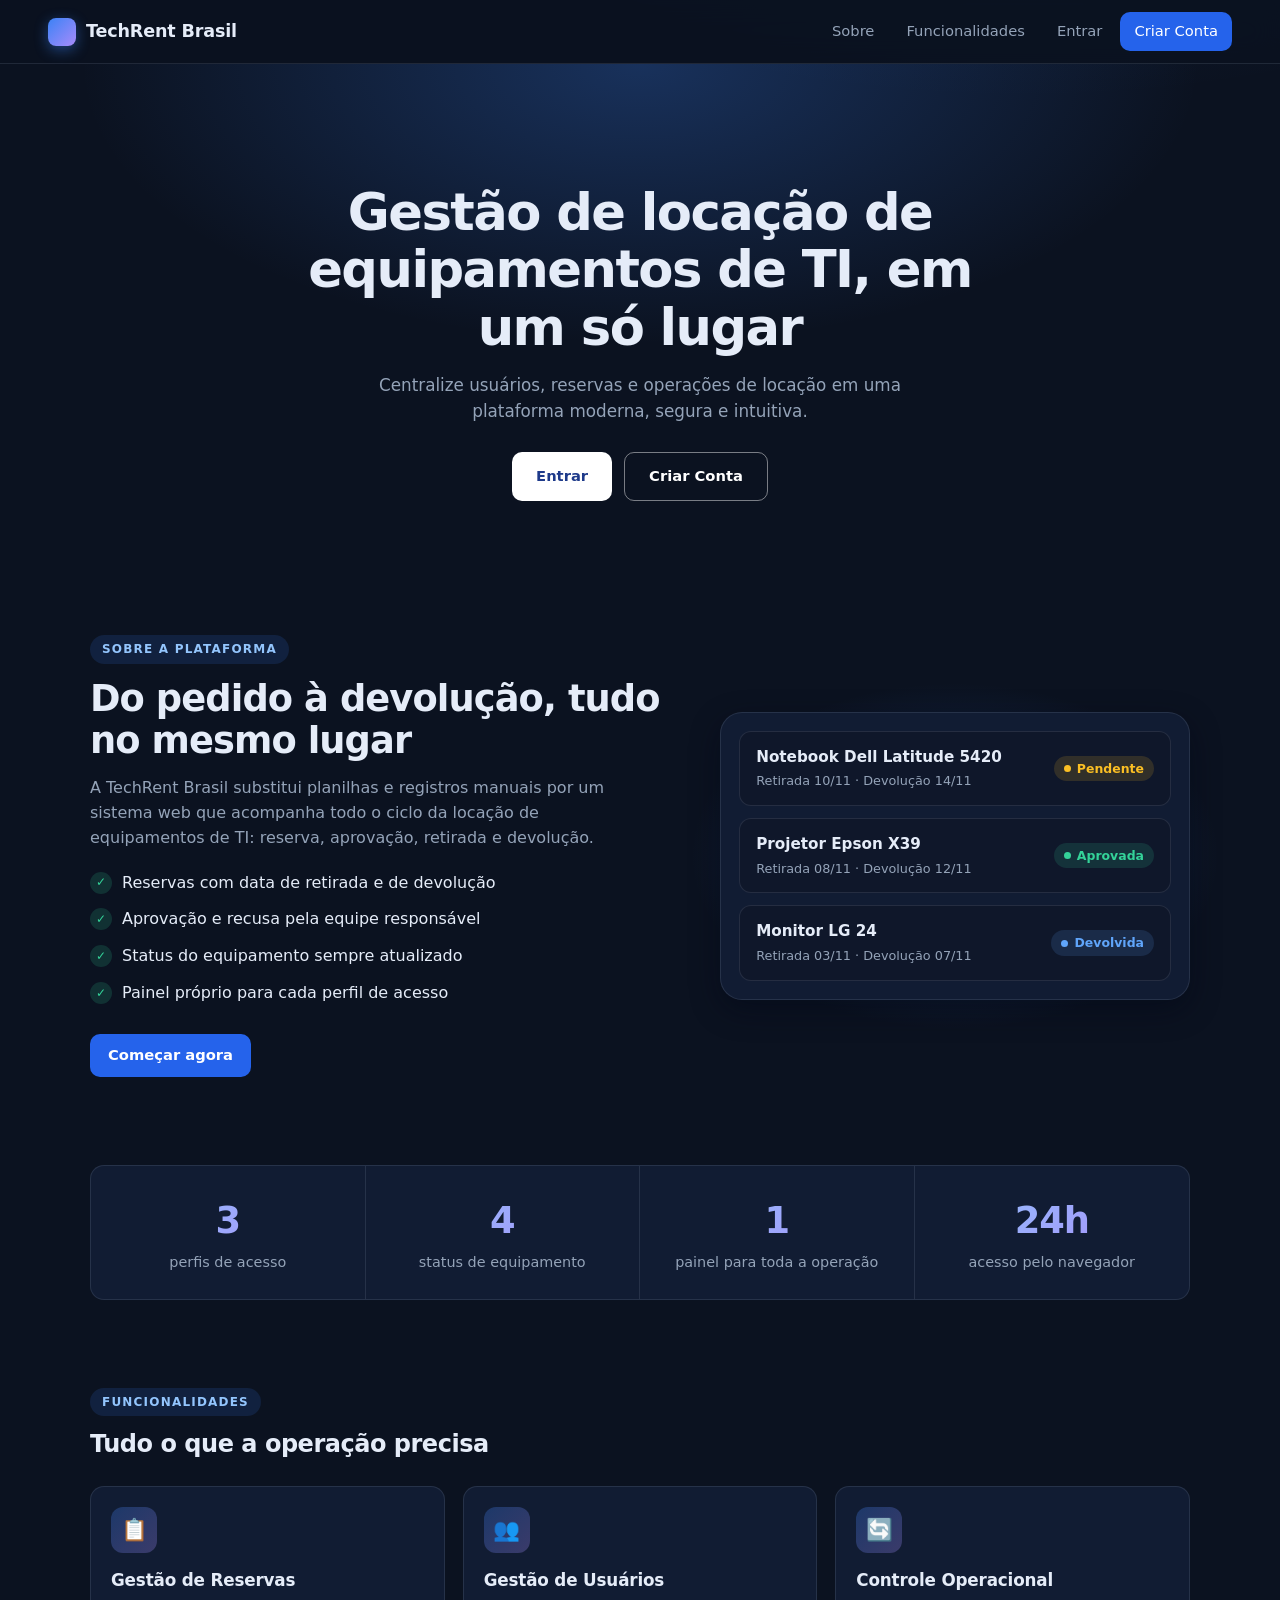
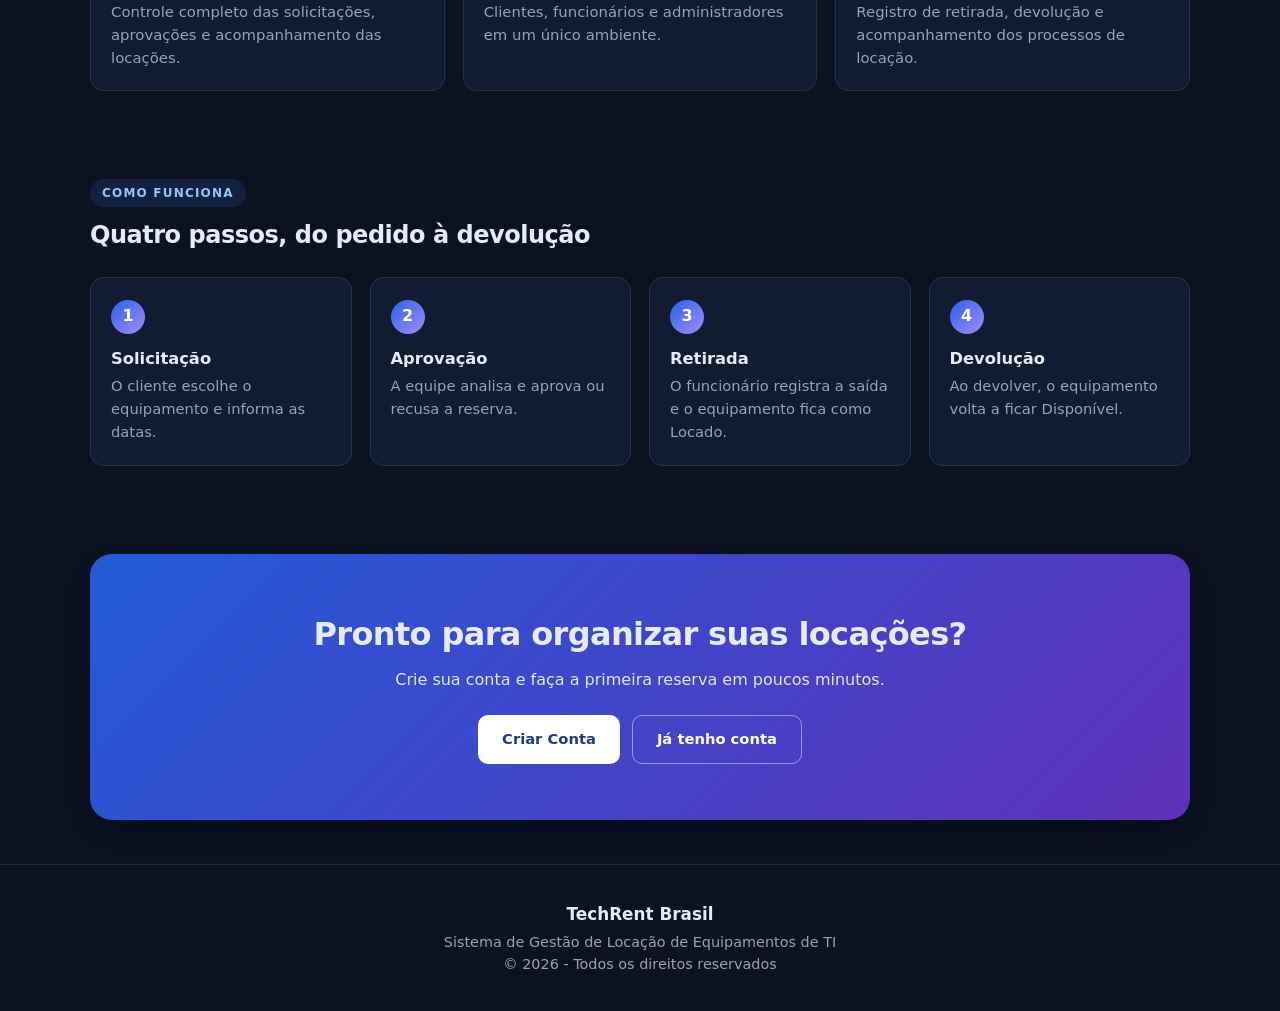
<file: index.html>
<!DOCTYPE html>
<html lang="pt-BR">
    <head>
        <meta charset="UTF-8">
        <meta name="viewport" content="width=device-width, initial-scale=1.0">
        <title>TechRent Brasil | Locação de Equipamentos de TI</title>
        <link rel="stylesheet" href="./styles/techrent.css">
    </head>
    <body>
        <header class="navbar">
            <h1>TechRent Brasil</h1>
            <nav>
                <a href="#sobre">Sobre</a>
                <a href="#funcionalidades">Funcionalidades</a>
                <a href="pagelogin.html">Entrar</a>
                <a href="pagecadastro.html" class="btn-cadastro">Criar Conta</a>
            </nav>
        </header>

        <section class="landing-hero">
            <h2>Gestão de locação de equipamentos de TI, em um só lugar</h2>
            <p>Centralize usuários, reservas e operações de locação em uma plataforma moderna, segura e intuitiva.</p>

            <div class="hero-buttons">
                <a href="pagelogin.html" class="btn btn-primary">Entrar</a>
                <a href="pagecadastro.html" class="btn btn-secondary">Criar Conta</a>
            </div>
        </section>

            <!-- SOBRE -->
        <section id="sobre" class="section sobre">
            <div>
                <span class="eyebrow">Sobre a plataforma</span>
                <h2>Do pedido à devolução, tudo no mesmo lugar</h2>
                <p>
                    A TechRent Brasil substitui planilhas e registros manuais por um
                    sistema web que acompanha todo o ciclo da locação de equipamentos
                    de TI: reserva, aprovação, retirada e devolução.
                </p>

                <ul class="checklist">
                    <li>Reservas com data de retirada e de devolução</li>
                    <li>Aprovação e recusa pela equipe responsável</li>
                    <li>Status do equipamento sempre atualizado</li>
                    <li>Painel próprio para cada perfil de acesso</li>
                </ul>

                <a href="pagecadastro.html" class="btn">Começar agora</a>
            </div>

            <div class="sobre-visual" aria-hidden="true">
                <div class="mock-linha">
                    <div>
                        <strong>Notebook Dell Latitude 5420</strong>
                        <small>Retirada 10/11 · Devolução 14/11</small>
                    </div>
                    <span class="badge warn">Pendente</span>
                </div>
                <div class="mock-linha">
                    <div>
                        <strong>Projetor Epson X39</strong>
                        <small>Retirada 08/11 · Devolução 12/11</small>
                    </div>
                    <span class="badge ok">Aprovada</span>
                </div>
                <div class="mock-linha">
                    <div>
                        <strong>Monitor LG 24</strong>
                        <small>Retirada 03/11 · Devolução 07/11</small>
                    </div>
                    <span class="badge info">Devolvida</span>
                </div>
            </div>
        </section>

        <!-- NÚMEROS -->
        <section class="section">
            <div class="stats">
                <div class="stat"><span>3</span><p>perfis de acesso</p></div>
                <div class="stat"><span>4</span><p>status de equipamento</p></div>
                <div class="stat"><span>1</span><p>painel para toda a operação</p></div>
                <div class="stat"><span>24h</span><p>acesso pelo navegador</p></div>
            </div>
        </section>

        <!-- FUNCIONALIDADES -->
        <section id="funcionalidades" class="section">
            <span class="eyebrow">Funcionalidades</span>
            <h2>Tudo o que a operação precisa</h2>

            <div class="cards">
                <div class="card">
                    <div class="icone">📋</div>
                    <h3>Gestão de Reservas</h3>
                    <p>Controle completo das solicitações, aprovações e acompanhamento das locações.</p>
                </div>
                <div class="card">
                    <div class="icone">👥</div>
                    <h3>Gestão de Usuários</h3>
                    <p>Clientes, funcionários e administradores em um único ambiente.</p>
                </div>
                <div class="card">
                    <div class="icone">🔄</div>
                    <h3>Controle Operacional</h3>
                    <p>Registro de retirada, devolução e acompanhamento dos processos de locação.</p>
                </div>
            </div>
        </section>

        <!-- COMO FUNCIONA -->
        <section class="section">
            <span class="eyebrow">Como funciona</span>
            <h2>Quatro passos, do pedido à devolução</h2>

            <ol class="passos">
                <li><h3>Solicitação</h3><p>O cliente escolhe o equipamento e informa as datas.</p></li>
                <li><h3>Aprovação</h3><p>A equipe analisa e aprova ou recusa a reserva.</p></li>
                <li><h3>Retirada</h3><p>O funcionário registra a saída e o equipamento fica como Locado.</p></li>
                <li><h3>Devolução</h3><p>Ao devolver, o equipamento volta a ficar Disponível.</p></li>
            </ol>
        </section>

        <section class="section">
            <div class="cta">
                <h2>Pronto para organizar suas locações?</h2>
                <p>Crie sua conta e faça a primeira reserva em poucos minutos.</p>
                <div class="hero-buttons">
                    <a href="pagecadastro.html" class="btn btn-primary">Criar Conta</a>
                    <a href="pagelogin.html" class="btn btn-secondary">Já tenho conta</a>
                </div>
            </div>
        </section>  

        <footer>
            <h3>TechRent Brasil</h3>
            <p>Sistema de Gestão de Locação de Equipamentos de TI</p>
            <span>© 2026 - Todos os direitos reservados</span>
        </footer>
        
        <script>window.addEventListener("load",()=>document.body.classList.add("loaded"));</script>
    </body>
</html>
</file>
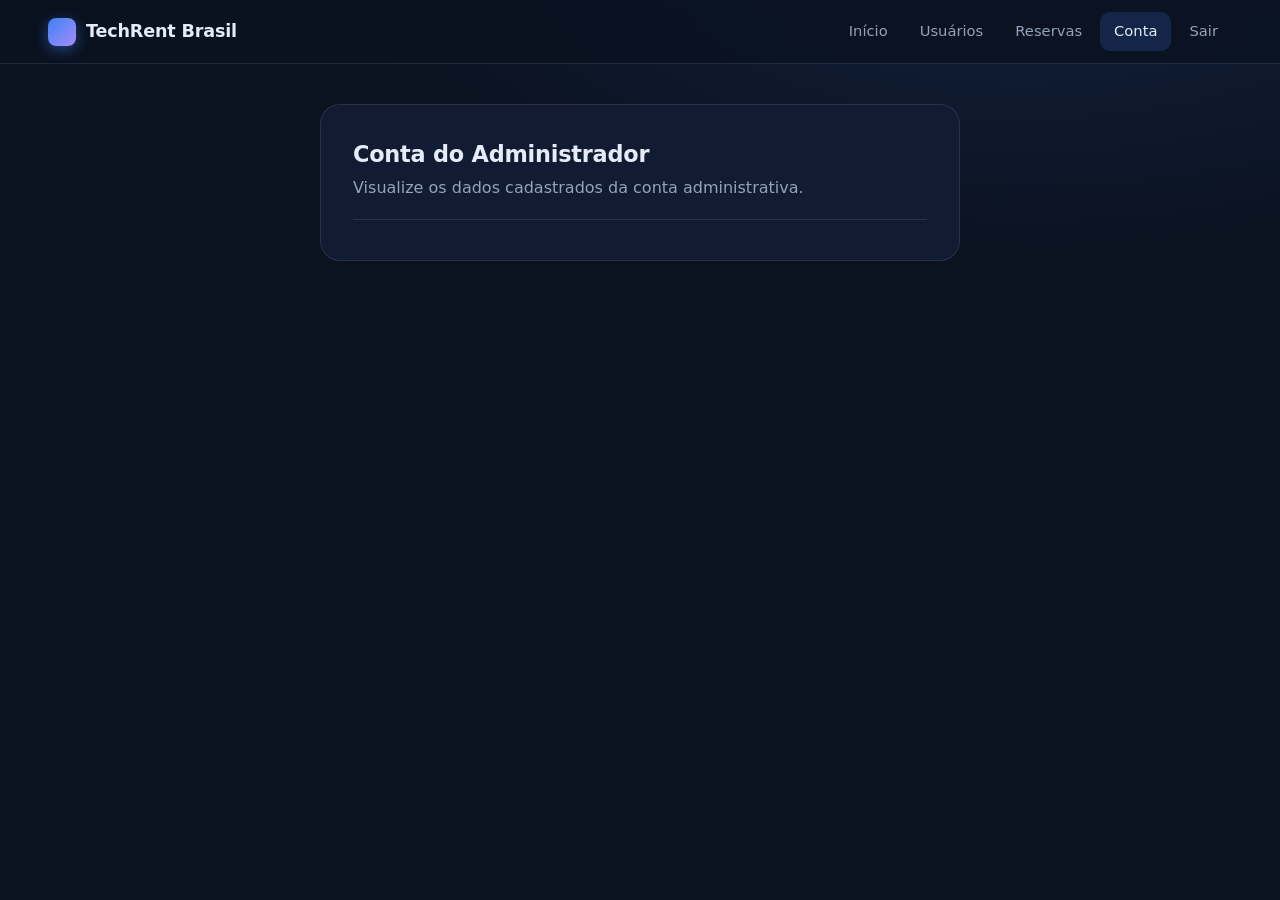
<file: conta-admin.html>
<!DOCTYPE html>
    <html lang="pt-BR">
    <head>
        <meta charset="UTF-8">
        <meta name="viewport" content="width=device-width, initial-scale=1.0">
        <title>TechRent Brasil | Conta do Administrador</title>
        <link rel="stylesheet" href="./styles/techrent.css">
    </head>
    <body>
        <header class="navbar"><h1>TechRent Brasil</h1>
            <nav>
                <a href="pageadmin.html">Início</a>
                <a href="usuarios.html">Usuários</a>
                <a href="gerenciar-reservas.html">Reservas</a>
                <a href="conta-admin.html" class="ativo">Conta</a>
                <a href="#" onclick="sair()">Sair</a>
            </nav>
        </header>

        <section class="minha-conta">
            <h2>Conta do Administrador</h2>
            <p>Visualize os dados cadastrados da conta administrativa.</p>
            <hr>
            <div id="dados-conta"></div>
        </section>
        
        <script>window.addEventListener("load",()=>document.body.classList.add("loaded"));</script>
        <script src="script.js"></script>
    </body>
</html>
</file>
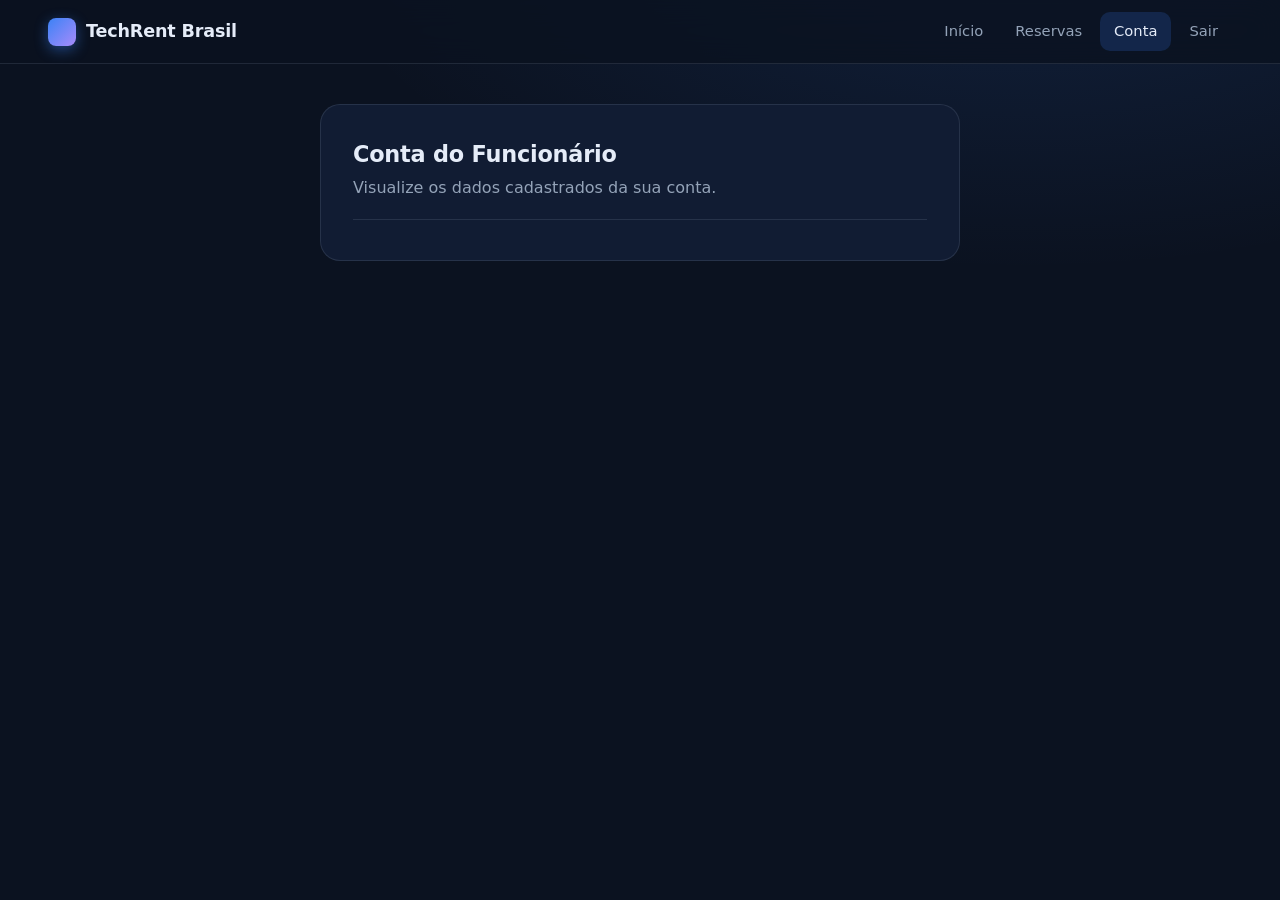
<file: conta-funcionario.html>
<!DOCTYPE html>
<html lang="pt-BR">
    <head>
        <meta charset="UTF-8">
        <meta name="viewport" content="width=device-width, initial-scale=1.0">
        <title>TechRent Brasil | Conta do Funcionário</title>
        <link rel="stylesheet" href="./styles/techrent.css">
    </head>
    <body>
        <header class="navbar">
            <h1>TechRent Brasil</h1>
            <nav>
                <a href="pagefuncionario.html">Início</a>
                <a href="gerenciar-reservas-funcionario.html">Reservas</a>
                <a href="conta-funcionario.html" class="ativo">Conta</a>
                <a href="#" onclick="sair()">Sair</a>
            </nav>
        </header>

        <section class="minha-conta">
            <h2>Conta do Funcionário</h2>
            <p>Visualize os dados cadastrados da sua conta.</p>
            <hr>
            <div id="dados-conta"></div>
        </section>
        
        <script>window.addEventListener("load",()=>document.body.classList.add("loaded"));</script>
        <script src="script.js"></script>
    </body>
</html>
</file>
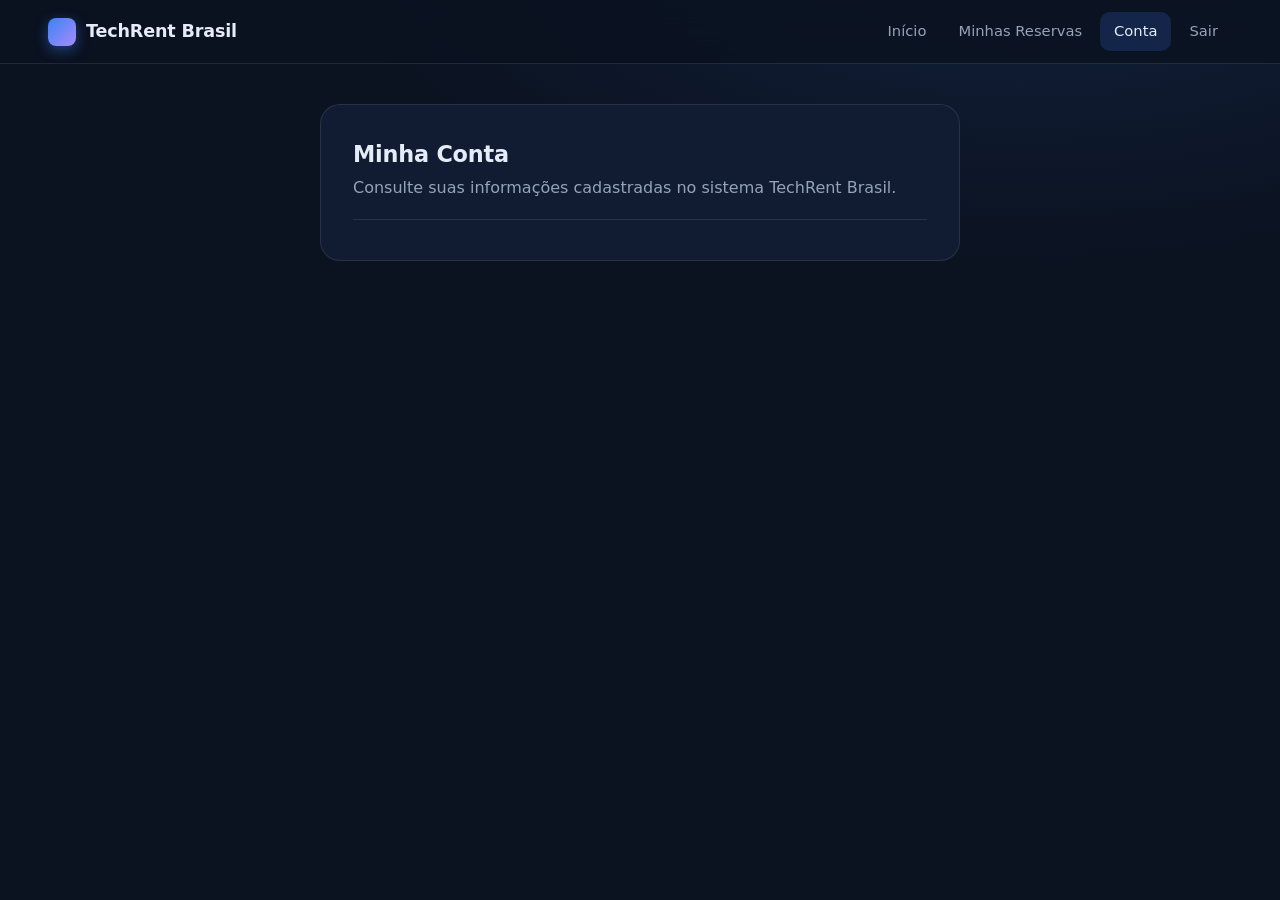
<file: minhaconta.html>
<!DOCTYPE html>
<html lang="pt-BR">
    <head>
        <meta charset="UTF-8">
        <meta name="viewport" content="width=device-width, initial-scale=1.0">
        <title>TechRent Brasil | Minha Conta</title>
        <link rel="stylesheet" href="./styles/techrent.css">
    </head>
    <body>
        <header class="navbar">
            <h1>TechRent Brasil</h1>
            <nav>
                <a href="pagecliente.html">Início</a>
                <a href="minhas-reservas.html">Minhas Reservas</a>
                <a href="minhaconta.html" class="ativo">Conta</a>
                <a href="#" onclick="sair()">Sair</a>
            </nav>
        </header>
        
        <section class="minha-conta">
            <h2>Minha Conta</h2>
            <p>Consulte suas informações cadastradas no sistema TechRent Brasil.</p>
            <hr>
            <div id="dados-conta">
            </div>
        </section>
        
        <script>window.addEventListener("load",()=>document.body.classList.add("loaded"));</script>
        <script src="script.js"></script>
</body>
</html>
</file>
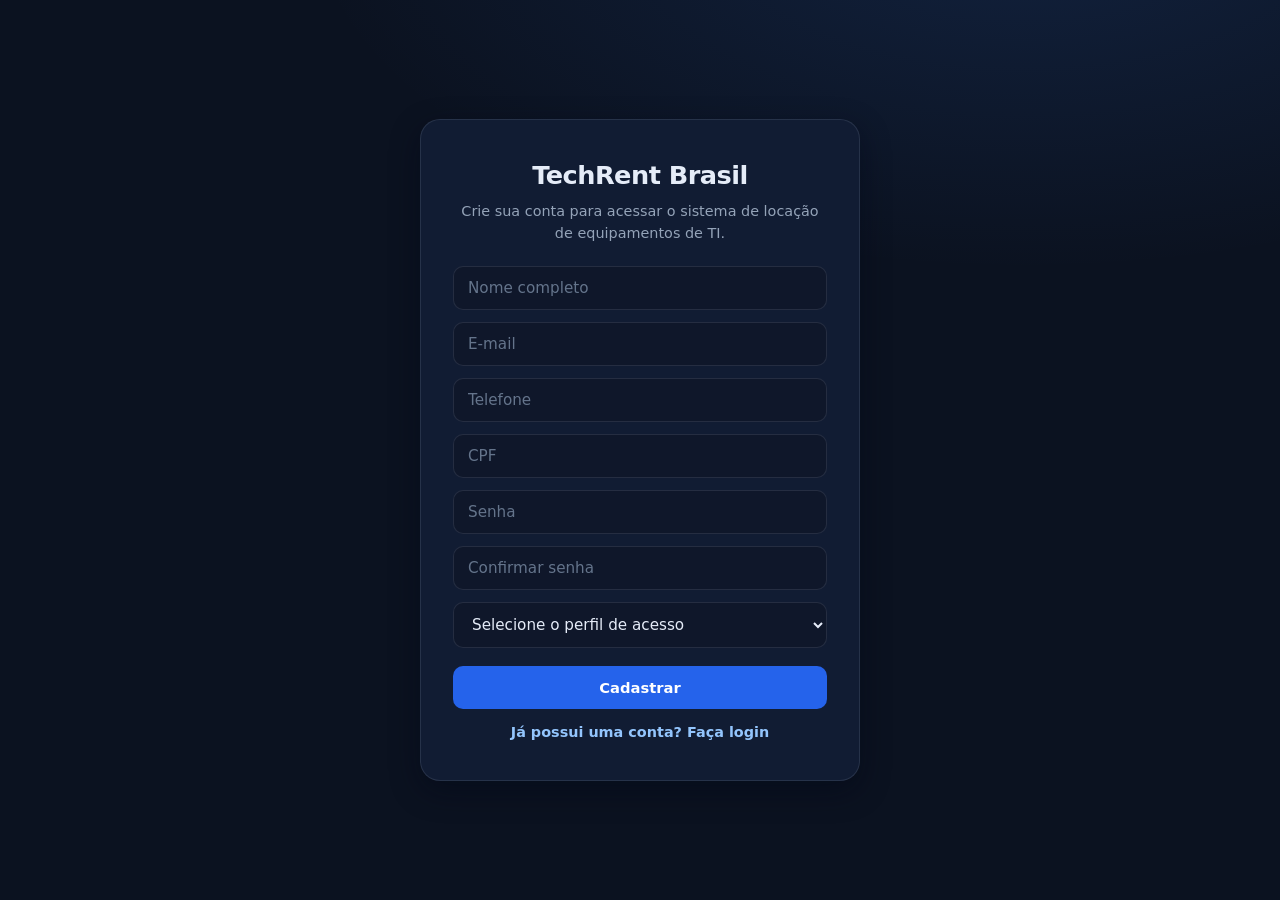
<file: pagecadastro.html>
<!DOCTYPE html>
<html lang="pt-BR">
    <head>
        <meta charset="UTF-8">
        <meta name="viewport" content="width=device-width, initial-scale=1.0">
        <title>TechRent Brasil | Cadastro</title>
        <link rel="stylesheet" href="./styles/techrent.css">
    </head>
    <body>
        <main class="auth">
            <div class="container-login">
                <h1>TechRent Brasil</h1>
                <p>Crie sua conta para acessar o sistema de locação de equipamentos de TI.</p>

            <form onsubmit="return false">
                <input type="text" placeholder="Nome completo" id="nome-cadastro">
                <input type="email" placeholder="E-mail" id="email-cadastro">
                <input type="text" placeholder="Telefone" id="telefone-cadastro">
                <input type="text" placeholder="CPF" id="cpf-cadastro"><input type="password" placeholder="Senha" id="senha-cadastro">
                <input type="password" placeholder="Confirmar senha" id="confirmar-senha-cadastro">

                <select id="tipo-usuario" required><option value="">Selecione o perfil de acesso</option>
                    <option value="cliente">Cliente</option>
                    <option value="funcionario">Funcionário</option>
                    <option value="admin">Administrador</option></select>

                <button type="button" onclick="cadastrar()">Cadastrar</button>
                <a href="pagelogin.html"><p>Já possui uma conta? Faça login</p></a>
            </form>
            </div>
        </main>

        <div id="modal" role="dialog" aria-modal="true">
            <div class="modal-content">
                <h3>Atenção</h3>
                <p id="mensagem-modal"></p>
                <button onclick="fecharModal()">OK</button>
            </div>
        </div>

        <script>window.addEventListener("load",()=>document.body.classList.add("loaded"));</script>
        <script src="script.js"></script>

    </body>
</html>
</file>
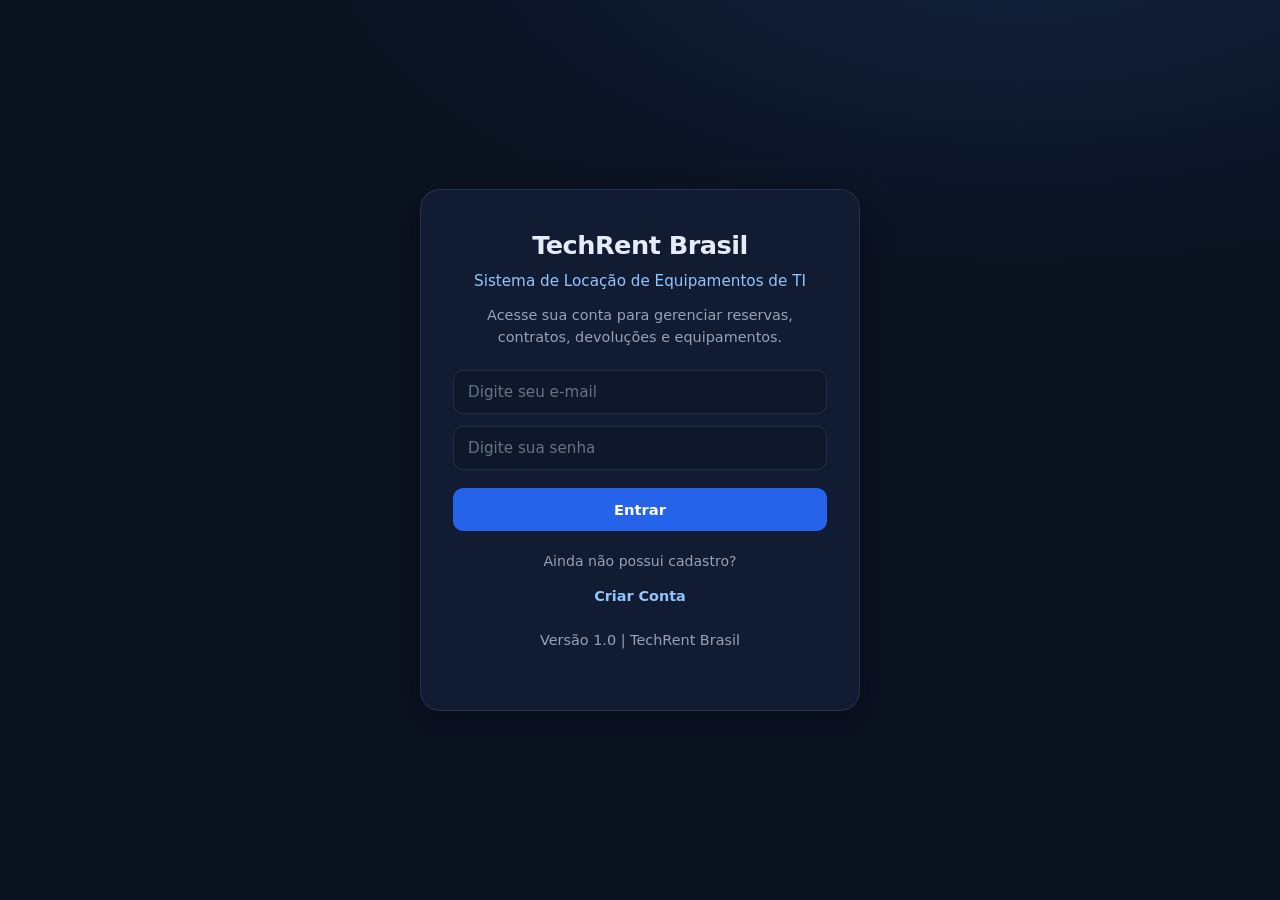
<file: pagelogin.html>
<!DOCTYPE html>
<html lang="pt-BR">
    <head>
        <meta charset="UTF-8">
        <meta name="viewport" content="width=device-width, initial-scale=1.0">
        <title>TechRent Brasil | Entrar</title>
        <link rel="stylesheet" href="./styles/techrent.css">
    </head>
    <body>
        <main class="auth">
            <div class="container-login">
                <h1>TechRent Brasil</h1>
                <h2>Sistema de Locação de Equipamentos de TI</h2>
                <p>Acesse sua conta para gerenciar reservas, contratos, devoluções e equipamentos.</p>

        <form onsubmit="return false">
            <input type="email" placeholder="Digite seu e-mail" id="email-login" autocomplete="username">
            <input type="password" placeholder="Digite sua senha" id="senha-login" autocomplete="current-password">
            <button type="button" onclick="login()">Entrar</button>
            <p class="texto-cadastro">Ainda não possui cadastro?</p>
            <a href="pagecadastro.html" class="link-cadastro">Criar Conta</a>
        </form>

        <p class="versao">Versão 1.0 | TechRent Brasil</p></div>
    
    </main>

        <div id="modal" role="dialog" aria-modal="true">
            <div class="modal-content">
                <h3>Atenção</h3>
                <p id="mensagem-modal"></p>
                <button onclick="fecharModal()">OK</button>
            </div>
        </div>

        <script>window.addEventListener("load",()=>document.body.classList.add("loaded"));</script>
        <script src="script.js"></script>
    </body>
</html>
</file>
<file: styles/techrent.css>
/* TechRent Brasil - design system unificado */
:root{
  --bg:#0b1220;--bg2:#0f172a;--surface:#111c33;--surface2:#16233f;--line:rgba(148,163,184,.16);
  --text:#e5ecf8;--muted:#94a3b8;--brand:#3b82f6;--brand-d:#2563eb;--brand-l:#93c5fd;
  --ok:#34d399;--warn:#fbbf24;--bad:#f87171;--info:#60a5fa;--violet:#a78bfa;
  --r:14px;--shadow:0 10px 30px rgba(2,6,23,.45);
  font-family:system-ui,-apple-system,"Segoe UI",Roboto,Arial,sans-serif;
}
*{box-sizing:border-box;margin:0;padding:0;font-family:inherit}
html{scroll-behavior:smooth}
body{background:radial-gradient(1200px 600px at 80% -10%,rgba(59,130,246,.14),transparent 60%),var(--bg);
  color:var(--text);min-height:100vh;line-height:1.55;opacity:0;transition:opacity .4s ease}
body.loaded{opacity:1}
a{color:inherit;text-decoration:none}
:focus-visible{outline:2px solid var(--brand-l);outline-offset:2px}

/* navbar */
.navbar{position:sticky;top:0;z-index:20;display:flex;align-items:center;justify-content:space-between;gap:16px;
  padding:0 clamp(16px,4vw,48px);height:64px;background:rgba(11,18,32,.8);backdrop-filter:blur(14px);border-bottom:1px solid var(--line)}
.navbar h1{font-size:1.1rem;font-weight:700;letter-spacing:-.01em;display:flex;align-items:center;gap:10px;white-space:nowrap}
.navbar h1::before{content:"";width:28px;height:28px;border-radius:8px;background:linear-gradient(135deg,var(--brand),var(--violet));
  box-shadow:0 4px 14px rgba(59,130,246,.45)}
.navbar nav{display:flex;gap:4px;overflow-x:auto;scrollbar-width:none}
.navbar nav::-webkit-scrollbar{display:none}
.navbar nav a{padding:8px 14px;border-radius:10px;font-size:.92rem;color:var(--muted);white-space:nowrap;transition:.2s}
.navbar nav a:hover{color:var(--text);background:rgba(148,163,184,.1)}
.navbar nav a.ativo{color:var(--text);background:rgba(59,130,246,.18)}
.navbar nav a.btn-cadastro{background:var(--brand-d);color:#fff}
.navbar nav a.btn-cadastro:hover{background:var(--brand)}

/* layout */
.container{width:min(1180px,92%);margin:36px auto 64px}
.hero{display:flex;align-items:center;justify-content:space-between;gap:24px;flex-wrap:wrap;padding:32px;border-radius:20px;
  background:linear-gradient(135deg,rgba(37,99,235,.9),rgba(124,58,237,.75));box-shadow:var(--shadow);margin-bottom:28px}
.hero h2{font-size:clamp(1.4rem,3vw,1.9rem);letter-spacing:-.02em;margin-bottom:6px}
.hero p{color:rgba(255,255,255,.86);max-width:60ch}
.tecnicos-section h2,.secao h2{font-size:1.25rem;letter-spacing:-.01em;margin-bottom:4px}
.subtitulo{color:var(--muted);margin-bottom:22px}
.secao{margin-top:36px}.secao>h2{margin-bottom:16px}

/* botões */
button,.btn{cursor:pointer;border:0;border-radius:10px;padding:10px 18px;font-size:.92rem;font-weight:600;color:#fff;
  background:var(--brand-d);transition:.18s;display:inline-flex;align-items:center;justify-content:center;gap:6px}
button:hover,.btn:hover{background:var(--brand);transform:translateY(-1px)}
button:active{transform:none}
.hero button{background:#fff;color:#1e3a8a}.hero button:hover{background:#eef4ff}
.botao-indisponivel,button:disabled{background:rgba(148,163,184,.14)!important;color:var(--muted)!important;cursor:not-allowed;transform:none!important}
.btn-primary{background:#fff;color:#1e3a8a;padding:12px 24px}
.btn-secondary{background:transparent;border:1px solid rgba(255,255,255,.45);padding:12px 24px}
.btn-secondary:hover{background:rgba(255,255,255,.12)}
.card-tecnico button a,.card-chamado button a{color:inherit}

/* cards */
.cards-tecnicos,.cards{display:grid;grid-template-columns:repeat(auto-fill,minmax(270px,1fr));gap:18px}
.card-tecnico,.card-chamado,.card{background:var(--surface);border:1px solid var(--line);border-radius:var(--r);padding:20px;
  display:flex;flex-direction:column;gap:8px;transition:.2s}
.card-tecnico:hover,.card-chamado:hover,.card:hover{border-color:rgba(147,197,253,.4);transform:translateY(-3px);box-shadow:var(--shadow)}
.card-tecnico h3,.card-chamado h3,.card h3{font-size:1.05rem;letter-spacing:-.01em}
.card-tecnico hr,.card-chamado hr{border:0;border-top:1px solid var(--line);margin:4px 0}
.card-tecnico strong,.card-chamado strong{font-size:.72rem;text-transform:uppercase;letter-spacing:.06em;color:var(--muted);font-weight:600}
.card-tecnico p,.card-chamado p{font-size:.93rem;margin-bottom:4px}
.card-tecnico button,.card-chamado button{margin-top:auto;width:100%}
.card-chamado button+button,.card-tecnico button+button{margin-top:6px;background:rgba(148,163,184,.14)}
.card-chamado button+button:hover{background:rgba(248,113,113,.25)}
.card p{color:var(--muted);font-size:.93rem}

/* resumo */
.resumo-dashboard,.dashboard-admin{display:grid;grid-template-columns:repeat(auto-fit,minmax(180px,1fr));gap:16px}
.card-resumo{background:var(--surface);border:1px solid var(--line);border-radius:var(--r);padding:20px;position:relative;overflow:hidden}
.card-resumo::after{content:"";position:absolute;inset:0 0 auto 0;height:3px;background:linear-gradient(90deg,var(--brand),var(--violet))}
.card-resumo h3{font-size:.8rem;font-weight:600;text-transform:uppercase;letter-spacing:.06em;color:var(--muted)}
.card-resumo span{display:block;font-size:2.2rem;font-weight:700;letter-spacing:-.02em;margin-top:6px}

/* badges de status */
.badge{display:inline-flex;align-items:center;gap:6px;width:fit-content;padding:3px 10px;border-radius:999px;font-size:.78rem;font-weight:600;
  background:rgba(148,163,184,.15);color:var(--muted)}
.badge::before{content:"";width:7px;height:7px;border-radius:50%;background:currentColor}
.badge.ok{background:rgba(52,211,153,.14);color:var(--ok)}
.badge.warn{background:rgba(251,191,36,.14);color:var(--warn)}
.badge.bad{background:rgba(248,113,113,.14);color:var(--bad)}
.badge.info{background:rgba(96,165,250,.14);color:var(--info)}
.badge.violet{background:rgba(167,139,250,.14);color:var(--violet)}

/* formulários */
input,select,textarea{width:100%;padding:12px 14px;border-radius:10px;border:1px solid var(--line);background:var(--bg2);color:var(--text);
  font-size:.95rem;transition:.2s}
input::placeholder,textarea::placeholder{color:#64748b}
input:focus,select:focus,textarea:focus{outline:0;border-color:var(--brand);box-shadow:0 0 0 3px rgba(59,130,246,.25)}
textarea{min-height:96px;resize:vertical}
label{display:block;font-size:.82rem;color:var(--muted);margin:10px 0 6px}
select option{background:var(--bg2)}

/* login / cadastro */
main.auth{min-height:100vh;display:grid;place-items:center;padding:24px}
.container-login{width:min(440px,100%);background:var(--surface);border:1px solid var(--line);border-radius:20px;padding:36px 32px;box-shadow:var(--shadow)}
.container-login h1{font-size:1.6rem;letter-spacing:-.02em;text-align:center;margin-bottom:4px}
.container-login h2{font-size:.95rem;font-weight:500;color:var(--brand-l);text-align:center;margin-bottom:10px}
.container-login>p{text-align:center;color:var(--muted);font-size:.9rem;margin-bottom:22px}
.container-login form{display:flex;flex-direction:column;gap:12px}
.container-login button{width:100%;padding:13px;margin-top:6px}
.texto-cadastro{text-align:center;color:var(--muted);font-size:.88rem;margin-top:8px}
.link-cadastro,.container-login form>a{text-align:center;color:var(--brand-l);font-size:.9rem;font-weight:600}
.container-login form>a p{margin:0}
.link-cadastro:hover,.container-login form>a:hover{text-decoration:underline}
.versao{text-align:center;color:#64748b;font-size:.78rem;margin-top:22px}

/* conta */
.minha-conta{width:min(640px,92%);margin:40px auto;background:var(--surface);border:1px solid var(--line);border-radius:20px;padding:32px}
.minha-conta h2{font-size:1.4rem;letter-spacing:-.01em}
.minha-conta>p{color:var(--muted);margin:4px 0 18px}
.minha-conta hr{border:0;border-top:1px solid var(--line);margin-bottom:8px}
#dados-conta p{padding:14px 0;border-bottom:1px solid var(--line);font-size:1rem}
#dados-conta p:last-child{border:0}
#dados-conta strong{display:block;font-size:.72rem;text-transform:uppercase;letter-spacing:.06em;color:var(--muted);font-weight:600}

/* modais */
#modal,#modal-chamado{position:fixed;inset:0;z-index:50;display:grid;place-items:center;padding:20px;background:rgba(2,6,23,.65);
  backdrop-filter:blur(4px);opacity:0;visibility:hidden;transition:.25s}
.modal-content,.chamado-content{width:min(420px,100%);background:var(--surface2);border:1px solid var(--line);border-radius:18px;padding:26px;box-shadow:var(--shadow);
  display:flex;flex-direction:column;gap:10px;transform:translateY(8px);animation:subir .25s ease forwards}
.chamado-content{width:min(520px,100%);position:relative;max-height:92vh;overflow:auto}
.modal-content h3,.chamado-content h2{letter-spacing:-.01em}
.chamado-content>p,.modal-content p{color:var(--muted);font-size:.92rem}
.modal-content button,.chamado-content>button:last-child{margin-top:6px}
.fechar-chamado{position:absolute;top:12px;right:12px;width:34px;height:34px;padding:0;font-size:1.2rem;background:rgba(148,163,184,.14)}
@keyframes subir{to{transform:none}}

/* landing */
.landing-hero{text-align:center;padding:clamp(56px,10vw,120px) 6% clamp(48px,8vw,90px);background:
  radial-gradient(800px 400px at 50% 0,rgba(59,130,246,.28),transparent 70%)}
.landing-hero h2{font-size:clamp(1.9rem,5vw,3.2rem);letter-spacing:-.03em;line-height:1.12;max-width:20ch;margin:0 auto 16px}
.landing-hero p{color:var(--muted);max-width:56ch;margin:0 auto 28px;font-size:1.05rem}
.hero-buttons{display:flex;gap:12px;justify-content:center;flex-wrap:wrap}
.section{width:min(1100px,90%);margin:0 auto;padding:44px 0}
.section>h2{font-size:1.5rem;letter-spacing:-.02em;margin-bottom:14px}
.section>p{color:var(--muted);max-width:75ch}
.section .cards{margin-top:8px}
footer{border-top:1px solid var(--line);text-align:center;padding:36px 16px;color:var(--muted);font-size:.9rem}
footer h3{color:var(--text);margin-bottom:4px}

.vazio{grid-column:1/-1;text-align:center;color:var(--muted);padding:40px;border:1px dashed var(--line);border-radius:var(--r)}
@media(max-width:640px){.navbar{height:auto;flex-direction:column;align-items:flex-start;gap:6px;padding:10px 16px}.navbar nav{flex-wrap:wrap;overflow:visible;width:100%;margin-left:-6px}.navbar h1{font-size:1rem}.hero{padding:24px}.container-login{padding:28px 20px}}
@media(prefers-reduced-motion:reduce){*{transition:none!important;animation:none!important}}

/* ===== Landing: melhorias ===== */
.eyebrow{display:inline-block;font-size:.75rem;font-weight:700;letter-spacing:.1em;text-transform:uppercase;
  color:var(--brand-l);background:rgba(59,130,246,.14);padding:5px 12px;border-radius:999px;margin-bottom:10px}
.section>.eyebrow+h2{margin-bottom:22px}

/* sobre */
.sobre{display:grid;grid-template-columns:1.1fr .9fr;gap:56px;align-items:center}
.sobre h2{font-size:clamp(1.6rem,3vw,2.3rem);letter-spacing:-.025em;line-height:1.15;margin:4px 0 14px}
.sobre p{color:var(--muted);margin-bottom:20px;max-width:55ch}
.checklist{list-style:none;display:grid;gap:12px;margin-bottom:28px}
.checklist li{position:relative;padding-left:32px}
.checklist li::before{content:"✓";position:absolute;left:0;top:1px;width:22px;height:22px;border-radius:50%;
  display:grid;place-items:center;font-size:.75rem;font-weight:700;color:var(--ok);background:rgba(52,211,153,.16)}

.sobre-visual{position:relative;display:grid;gap:12px;padding:18px;background:var(--surface);
  border:1px solid var(--line);border-radius:22px;box-shadow:var(--shadow)}
.sobre-visual::before{content:"";position:absolute;inset:-30px;z-index:-1;border-radius:50%;
  background:radial-gradient(closest-side,rgba(59,130,246,.28),transparent)}
.mock-linha{display:flex;align-items:center;justify-content:space-between;gap:12px;padding:14px 16px;
  background:var(--bg2);border:1px solid var(--line);border-radius:12px}
.mock-linha strong{display:block;font-size:.95rem}
.mock-linha small{display:block;color:var(--muted);font-size:.8rem;margin-top:2px}

/* números */
.stats{display:grid;grid-template-columns:repeat(auto-fit,minmax(180px,1fr));
  background:var(--surface);border:1px solid var(--line);border-radius:var(--r);overflow:hidden}
.stat{padding:26px 20px;text-align:center;border-right:1px solid var(--line)}
.stat:last-child{border-right:0}
.stat span{display:block;font-size:2.3rem;font-weight:800;letter-spacing:-.03em;
  background:linear-gradient(135deg,var(--brand-l),var(--violet));-webkit-background-clip:text;background-clip:text;color:transparent}
.section .stat p{color:var(--muted);font-size:.9rem;margin-top:2px}

/* ícones nos cards */
.icone{width:46px;height:46px;border-radius:12px;display:grid;place-items:center;font-size:1.35rem;margin-bottom:6px;
  background:linear-gradient(135deg,rgba(59,130,246,.28),rgba(167,139,250,.28))}

/* como funciona */
.passos{counter-reset:passo;list-style:none;display:grid;grid-template-columns:repeat(auto-fit,minmax(220px,1fr));gap:18px}
.passos li{counter-increment:passo;position:relative;padding:22px 20px;background:var(--surface);
  border:1px solid var(--line);border-radius:var(--r)}
.passos li::before{content:counter(passo);display:grid;place-items:center;width:34px;height:34px;margin-bottom:12px;
  border-radius:50%;font-weight:700;color:#fff;background:linear-gradient(135deg,var(--brand-d),var(--violet))}
.passos h3{font-size:1.02rem;margin-bottom:4px}
.passos p{color:var(--muted);font-size:.92rem}

/* chamada final */
.cta{text-align:center;padding:clamp(32px,6vw,56px) 24px;border-radius:22px;box-shadow:var(--shadow);
  background:linear-gradient(135deg,rgba(37,99,235,.9),rgba(124,58,237,.75))}
.cta h2{font-size:clamp(1.4rem,3vw,2rem);letter-spacing:-.02em;margin-bottom:8px}
.section .cta p{color:rgba(255,255,255,.86);margin:0 auto 22px}

@media(max-width:820px){
  .sobre{grid-template-columns:1fr;gap:32px}
  .stat{border-right:0;border-bottom:1px solid var(--line)}
}

/* ===== Responsivo para celular ===== */
html,body{max-width:100%;overflow-x:clip}
.cards-tecnicos,.cards{grid-template-columns:repeat(auto-fill,minmax(min(270px,100%),1fr))}
.cards-tecnicos>*,.cards>*,.resumo-dashboard>*,.dashboard-admin>*{min-width:0}
.card-tecnico p,.card-chamado p,.card-tecnico h3,.card-chamado h3,#dados-conta p,.mock-linha strong{overflow-wrap:anywhere}

@media(hover:none){
  .card-tecnico:hover,.card-chamado:hover,.card:hover{transform:none;box-shadow:none;border-color:var(--line)}
}

@media(max-width:640px){
  /* menu: uma linha só, sem grudar no topo */
  .navbar{position:static;height:auto;flex-direction:column;align-items:stretch;gap:4px;padding:12px 14px 8px}
  .navbar nav{width:100%;margin:0;justify-content:center;overflow:visible;flex-wrap:wrap;gap:2px}
  .navbar nav a{flex:1 0 auto;text-align:center;padding:12px 10px;font-size:.88rem;min-height:44px}

  /* espaçamentos */
  .container{width:calc(100% - 28px);margin:20px auto 40px}
  .hero{padding:22px;gap:16px;border-radius:16px}
  .hero button{width:100%}
  .minha-conta{width:calc(100% - 28px);margin:20px auto;padding:22px}
  .secao{margin-top:28px}
  .section{width:calc(100% - 32px);padding:32px 0}

  /* contadores em 2 colunas */
  .resumo-dashboard,.dashboard-admin{grid-template-columns:1fr 1fr;gap:12px}
  .card-resumo{padding:16px}
  .card-resumo span{font-size:1.8rem}
  .resumo-dashboard .card-resumo:last-child:nth-child(odd),
  .dashboard-admin .card-resumo:last-child:nth-child(odd){grid-column:1/-1}

  /* toque confortável e sem zoom automático do iOS */
  button,.btn{min-height:44px}
  input,select,textarea{font-size:16px;min-height:46px}
  textarea{min-height:96px}

  /* login e cadastro */
  .link-cadastro,.container-login form>a{display:flex;align-items:center;justify-content:center;min-height:44px}
  main.auth{padding:16px;min-height:100vh;min-height:100dvh}
  .container-login{padding:26px 18px;border-radius:16px}

  /* modais */
  #modal,#modal-chamado{padding:12px}
  .chamado-content{padding:20px 16px;max-height:94vh;max-height:94dvh}

  /* landing */
  .landing-hero{padding:48px 18px 40px}
  .hero-buttons .btn{width:100%}
  .stats{grid-template-columns:1fr 1fr}
  .stat{padding:20px 10px;border-right:0;border-bottom:1px solid var(--line)}
  .stat:nth-child(odd){border-right:1px solid var(--line)}
  .stat:nth-last-child(-n+2){border-bottom:0}
  .sobre-visual::before{inset:-10px}
  .mock-linha{flex-wrap:wrap}
  .cta{padding:28px 18px}
}
</file>
